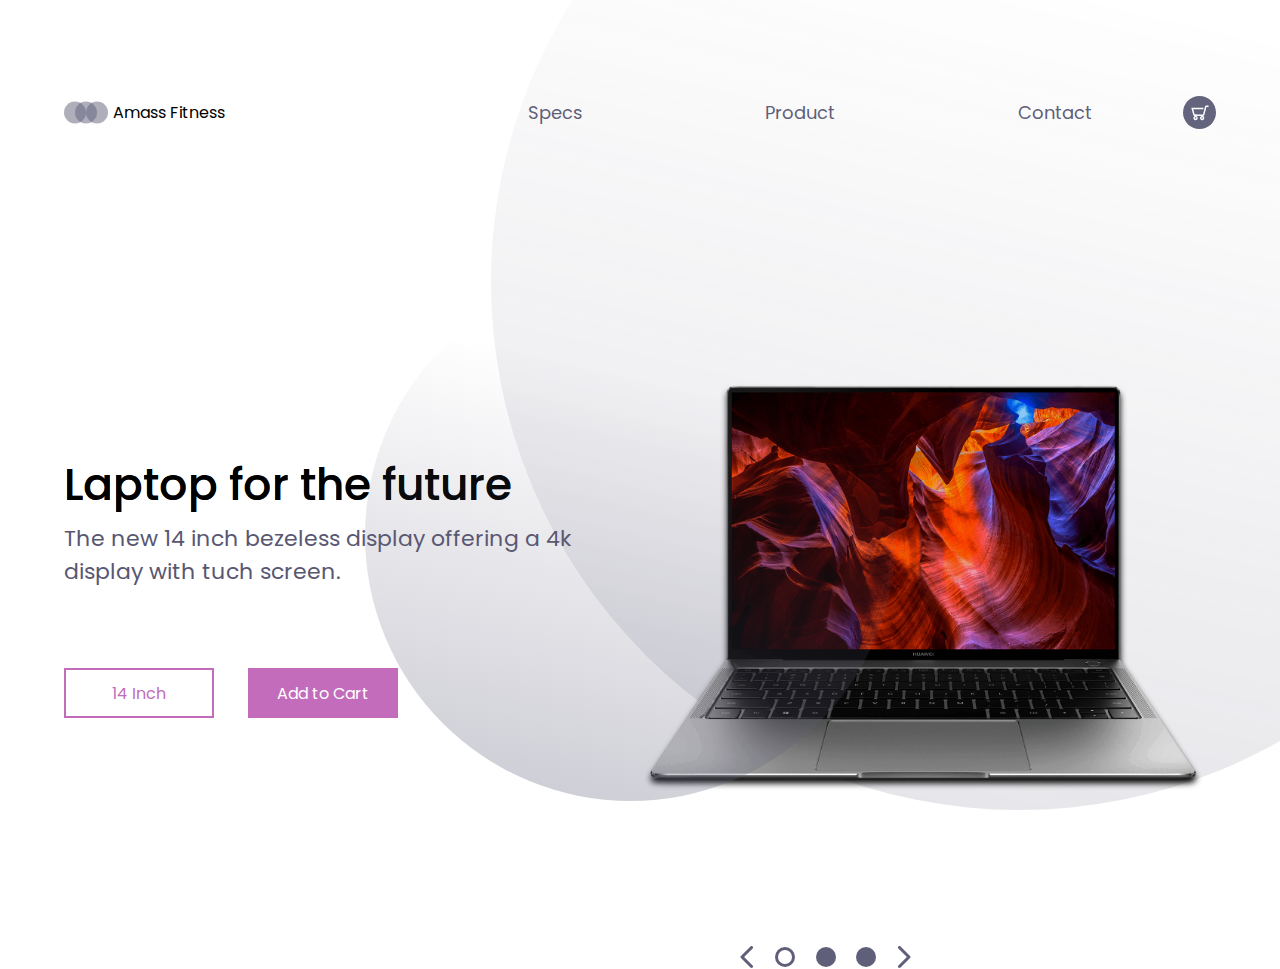
<file: index.html>
<!DOCTYPE html>
<html lang="en" dir="ltr">
  <head>
    <meta charset="utf-8">
    <meta name="description" content="put your discription here about your
    website (it will show in serch engin as a discription
    under your title)">
    <meta name="viewport" content="width=device-width, initial-scale=1.0"/>
    <meta http-equiv="X-UA-Compatible" content="ie=edge"/>
    <link rel="icon" href="favicon.ico">
    <link href="https://fonts.googleapis.com/css?family=Poppins:400,500&display=swap" rel="stylesheet">
    <link rel="stylesheet" href="css/styles.css">


    <title>landing page</title>
 </head>
  <body>
    <header>
      <!-- inside header - logo section -->
      <div class="logo-container">
        <img src="images/logo.svg" alt="logo">
        <h4 class="logo">Amass Fitness</h4>
      </div>

      <!-- inside header - nav section -->
      <nav>
        <ul class="nav-links">
          <li><a class="nav-link" href="#">Specs</a></li>
          <li><a class="nav-link" href="#">Product</a></li>
          <li><a class="nav-link" href="#">Contact</a></li>
        </ul>
      </nav>
      <!-- inside header - cart section -->
      <div class="cart">
        <img src="images/cart.svg" alt="">
      </div>
  </header>
  <!-- after header closing tag,inside body,main- section -->
  <main>
    <section class="presentation">
      <div class="introduction">
        <div class="intro-text">
          <h1>Laptop for the future</h1>
          <p>The new 14 inch bezeless display offering a 4k display with
             tuch screen.
          </p>
        </div>
        <div class="cta">
         <button class="cta-select">14 Inch</button>
         <button class="cta-add">Add to Cart</button>
        </div>
      </div>
      <div class="cover">
        <img src="images/laptop.png" alt="laptop">
      </div>
    </section>
     <!--laptop down side arrow and dot section-->
      <div class="laptop-select">
        <img src="images/left arrow.svg" alt="left arrow">
        <img src="images/dot circle.svg" alt="dot circle">
        <img src="images/dot full.svg" alt="dot full">
        <img src="images/dot full.svg" alt="dot full">
        <img src="images/right arrow.svg" alt="left arrow">


      </div>
    <!--circle section -->
    <img class="big-circle"src="images/big circle.svg" alt="big circle">
    <img class="mid-circle"src="images/mid circle.svg" alt="mid circle">
    <!--<img class="small-circle"src="images/small circle.svg" alt="small circle"></img>--></img>
  </main>
  </body>
</html>
<!--   https://www.youtube.com/watch?v=ZeDP-rzOnAA
https://www.youtube.com/watch?v=BaJZC3zjHBQ -->
</file>
<file: css/styles.css>
* {
  margin: 0px;
  padding: 0px;
  box-sizing: border-box;
}
/**************************/
body {
  font-family: 'Poppins', sans-serif;
}
/****************************************/
button {
  font-family: 'Poppins', sans-serif;
}
/**********************************/
header {
  display: flex;
  width: 90%;
  height: 25vh;
  margin: auto;
  align-items: center;
}
/******************************/
.logo-container, .nav-links, .cart {
  display: flex;
}
/**************************/
.logo-container {
  flex: 1;
}

/******************************/
.logo {
  font-weight: 400;
  margin: 5px;
}
/*****************************/
nav {
  flex: 2;
}
/*****************************/
.nav-links {
  justify-content: space-around;
  list-style: none;
}
/********************************/
.nav-link {
  color: #5f5f79;
  font-size: 18px;
  text-decoration: none;
}
/**********************************/
.cart {
  flex: /*1*/;   /*check video for - only flex or flex: 1; */
}
/********************************/
.presentation {
  display: flex;
  width: 90%;
  margin: auto;
  min-height: 80vh;
  align-items: center;
}
/********************************/
.introduction {
  flex: 1;
}
/***********************************/
.intro-text h1 {
  font-size: 44px;
  font-weight: 500;
  background: linear-gradient(to right, #494964, #6f6f89);
  -webkit-background-clip: text;
  -webkit-fill-color-text: transparent;
}
/*******************************/
.intro-text p {
  margin-top: 5px;
  font-size: 22px;
  color: #585772;
}
/**************************/
.cta {
  padding: 50px 0px 0px 0px;
}
.cta-select {
  border: 2px solid #c36cbb;
  background: transparent;
  color: #c36cbb;
  width: 150px;
  height: 50px;
  cursor: pointer;
  font-size: 16px;
  }
  /**************************/
  .cta-add {
    background: #c36cbb;
    width: 150px;
    height: 50px;
    cursor: pointer;
    font-size: 16px;
    border: none;
    color: white;
    margin: 30px 0px 0px 30px;
  }
/**********************/
.cover {
  flex: 1; /*( note: in video this flex activated)*/
}
/*****************************/
.cover img {
  height: 60vh;
  filter: drop-shadow(0px 5px 3px black);
  animation: drop 1.5S ease;
}
/******************************/
.big-circle {
  position: absolute;
  top: 0px;
  right: 0px;
  z-index: -1;
  opacity: 0.3;
  height: 90%;
}
/****************************/
.mid-circle {
  position: absolute;
  top: 30%;
  right: 30%;
  z-index: 0.3;
  height: 59%;
}
/************************************/
/*.small-circle {
  position: absolute;
  bottom: 0%;
  left: 20%;
  z-index: -1;
  }
/****************************************/
.laptop-select {
  width: 15%;
  display: flex;
  justify-content: space-around;
  position: absolute;
  right: 28%;
}
/*******************************/
@keyframes drop {
  0% {
    opacity: 0;
    transform: translatev(-80px);
  }
  100% {
    opacity: 1;
    transform: translatev(0px);
  }

}

/***  mobile version css***********************/
@media screen and (max-width: 1024px; ){
  .presentation {
    flex-direction: column;
  }
  .introduction {
    margin-top: 5vh;
    text-align: center;
  }

  .intro-text h1 {
    font-size: 30px;
  }

  .intro-text p {
    font-size: 18px
  }


}
</file>
